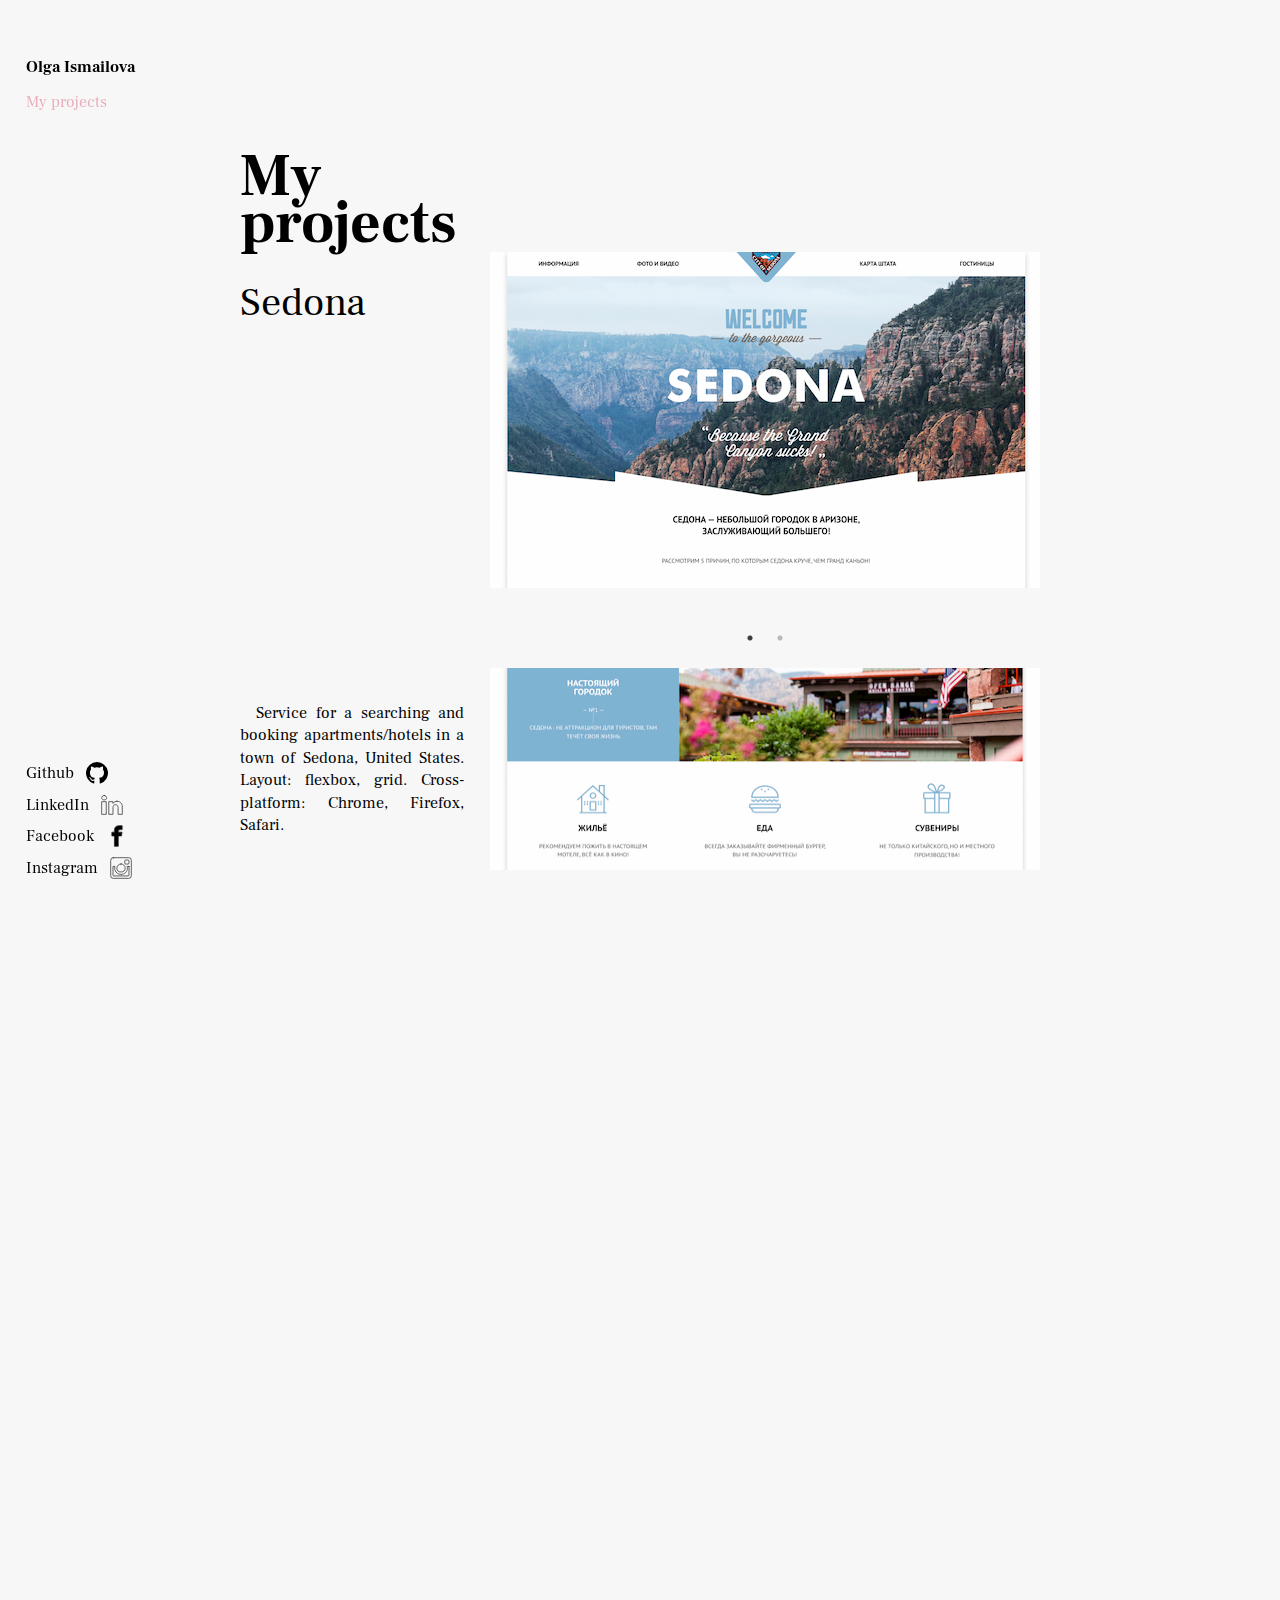
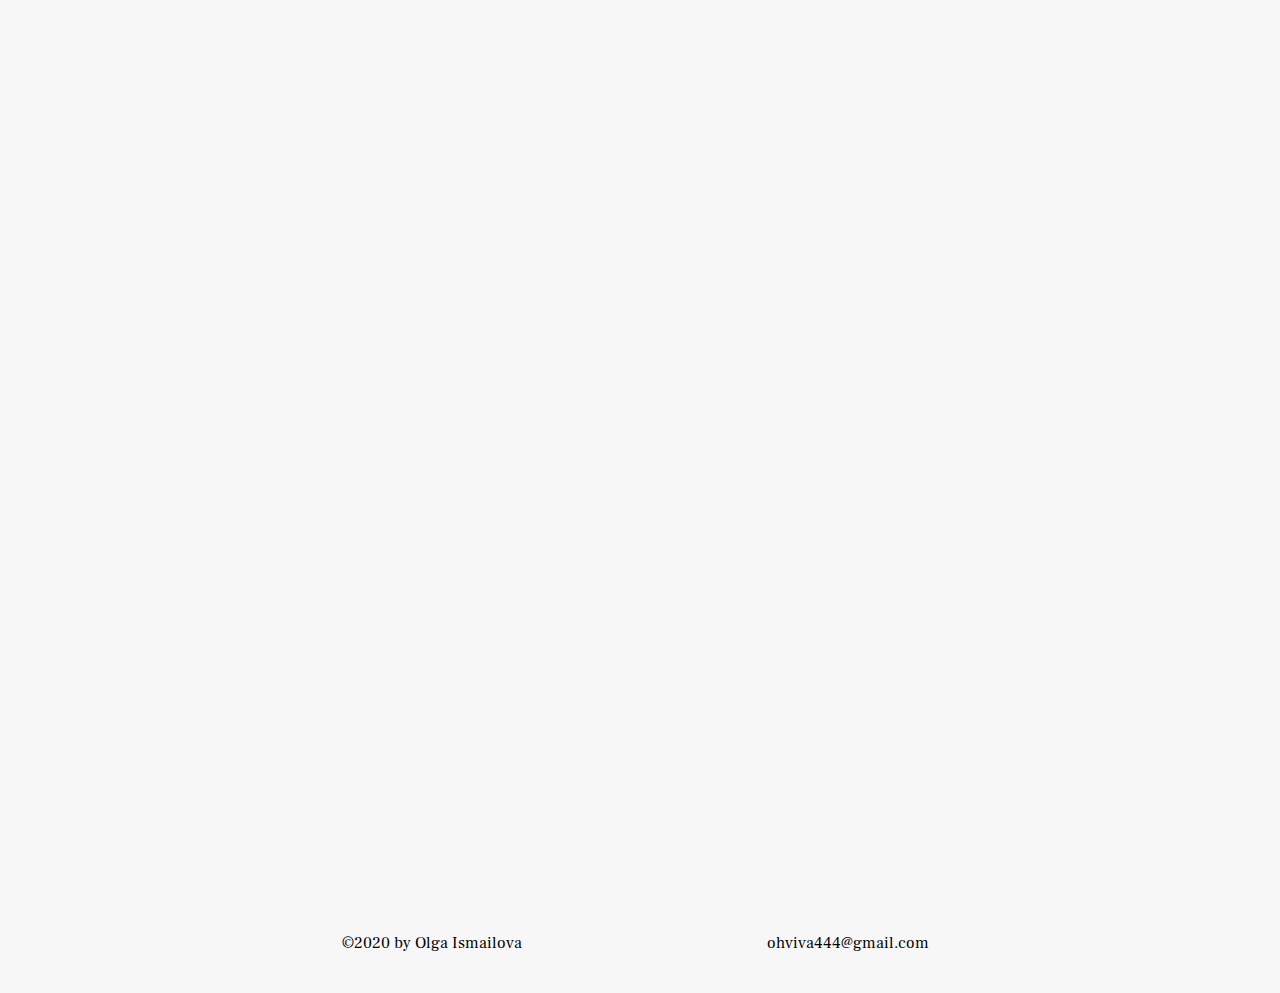
<file: projects.html>
<!DOCTYPE html>
 <html lang="eng">
    <head>
        <meta charset="utf-8">
        <meta name="viewport" content="width=device-width, initial-scale=1.0">
        <title>My projects</title>
        <script src="//code.jquery.com/jquery-1.8.3.js"></script>
        <link rel="stylesheet" type="text/css" href="slick/slick.css"/>
        <link rel="stylesheet" type="text/css" href="slick/slick-theme.css"/>
        <link rel="stylesheet" media="all" href="css/animate.css"> 
        <link href="css/style.min.css" rel="stylesheet">
        <script src="js/wow.min.js"></script>
        <script>new WOW().init();</script>
    </head>
    <body class="page-body">

      <svg style="display: none">

        <symbol id="github" viewBox="0 0 64 64"> 
          <path data-name="layer2" d="M32 0a32.021 32.021 0 0 0-10.1 62.4c1.6.3 2.2-.7 2.2-1.5v-6c-8.9 1.9-10.8-3.8-10.8-3.8-1.5-3.7-3.6-4.7-3.6-4.7-2.9-2 .2-1.9.2-1.9 3.2.2 4.9 3.3 4.9 3.3 2.9 4.9 7.5 3.5 9.3 2.7a6.93 6.93 0 0 1 2-4.3c-7.1-.8-14.6-3.6-14.6-15.8a12.27 12.27 0 0 1 3.3-8.6 11.965 11.965 0 0 1 .3-8.5s2.7-.9 8.8 3.3a30.873 30.873 0 0 1 8-1.1 30.292 30.292 0 0 1 8 1.1c6.1-4.1 8.8-3.3 8.8-3.3a11.965 11.965 0 0 1 .3 8.5 12.1 12.1 0 0 1 3.3 8.6c0 12.3-7.5 15-14.6 15.8a7.746 7.746 0 0 1 2.2 5.9v8.8c0 .9.6 1.8 2.2 1.5A32.021 32.021 0 0 0 32 0z"></path>
          <path data-name="layer1" d="M12.1 45.9c-.1.2-.3.2-.5.1s-.4-.3-.3-.5.3-.2.6-.1c.2.2.3.4.2.5zm1.3 1.5a.589.589 0 0 1-.8-.8.631.631 0 0 1 .7.1.494.494 0 0 1 .1.7zm1.3 1.8a.585.585 0 0 1-.7-.3.6.6 0 0 1 0-.8.585.585 0 0 1 .7.3c.2.3.2.7 0 .8zm1.7 1.8c-.2.2-.5.1-.8-.1-.3-.3-.4-.6-.2-.8a.619.619 0 0 1 .8.1.554.554 0 0 1 .2.8zm2.4 1c-.1.3-.4.4-.8.3s-.6-.4-.5-.7.4-.4.8-.3c.3.2.6.5.5.7zm2.6.2c0 .3-.3.5-.7.5s-.7-.2-.7-.5.3-.5.7-.5c.4.1.7.3.7.5zm2.4-.4q0 .45-.6.6a.691.691 0 0 1-.8-.3q0-.45.6-.6c.5-.1.8.1.8.3z"></path>
        </symbol>  

        <symbol id="linkedin" viewBox="0 0 64 64">
          <path data-name="layer1" fill="none" stroke="#202020" stroke-linecap="round" stroke-miterlimit="10" stroke-width="2" d="M3.078 22.331h12.188v36.844H3.078z" stroke-linejoin="round"></path>
          <path data-name="layer2" d="M46.719 21.112c-5.344 0-8.531 1.969-11.906 6.281v-5.062H22.625v36.844h12.281V39.206c0-4.219 2.156-8.344 7.031-8.344s7.781 4.125 7.781 8.25v20.063H62V38.269c0-14.532-9.844-17.157-15.281-17.157z"
          fill="none" stroke="#202020" stroke-linecap="round" stroke-miterlimit="10" stroke-width="2" stroke-linejoin="round"></path>
          <path data-name="layer1" d="M9.219 4.425C5.188 4.425 2 7.331 2 10.894s3.188 6.469 7.219 6.469 7.219-2.906 7.219-6.469-3.188-6.469-7.219-6.469z"
          fill="none" stroke="#202020" stroke-linecap="round" stroke-miterlimit="10" stroke-width="2" stroke-linejoin="round"></path>
        </symbol>  
        
        <symbol id="facebook" viewBox="0 0 64 64">         
          <path data-name="layer1" d="M39.312 13.437H47V2h-9.094C26.938 2.469 24.688 8.656 24.5 15.125v5.719H17V32h7.5v30h11.25V32h9.281l1.781-11.156H35.75v-3.469a3.714 3.714 0 0 1 3.562-3.938z"  stroke="#202020" stroke-linecap="round" stroke-miterlimit="10" stroke-width="2" stroke-linejoin="round"></path>
        </symbol>  

        <symbol id="instagram" viewBox="0 0 64 64">        
          <path data-name="layer1" d="M9.687 2h44.625A7.49 7.49 0 0 1 62 9.687v44.625A7.49 7.49 0 0 1 54.312 62H9.687A7.49 7.49 0 0 1 2 54.312V9.687A7.49 7.49 0 0 1 9.687 2z" fill="none" stroke="#202020" stroke-linecap="round" stroke-miterlimit="10" stroke-width="2" stroke-linejoin="round"></path>
          <path data-name="layer1" d="M45.687 8.656a2.721 2.721 0 0 0-2.719 2.719v6.469a2.721 2.721 0 0 0 2.719 2.719h6.75a2.721 2.721 0 0 0 2.719-2.719v-6.469a2.721 2.721 0 0 0-2.719-2.719zm9.563 18.75H50a18.523 18.523 0 0 1 .75 5.156c0 9.937-8.344 18.094-18.656 18.094a18.1 18.1 0 0 1-17.906-23.25H8.656v25.313A2.321 2.321 0 0 0 11 55.062h41.812a2.321 2.321 0 0 0 2.344-2.344l.094-25.312z" fill="none" stroke="#202020" stroke-linecap="round" stroke-miterlimit="10" stroke-width="2" stroke-linejoin="round"></path>
          <path data-name="layer1" d="M32.094 20.187A11.927 11.927 0 0 0 20 31.906a11.85 11.85 0 0 0 12.094 11.625 11.927 11.927 0 0 0 12.094-11.719 11.85 11.85 0 0 0-12.094-11.625z" fill="none" stroke="#202020" stroke-linecap="round" stroke-miterlimit="10" stroke-width="2" stroke-linejoin="round"></path>
        </symbol>  
      </svg>  

      <header class="header">
        <nav class="main-nav main-nav-closed">
          <div class="main-nav__toggle" id="menuToggle">
            <input class="main-nav__input" type="checkbox"/>
            <span class="main-nav__toggle main-nav__toggle--item" id="span1"></span>
            <span class="main-nav__toggle main-nav__toggle--item" id="span2"></span>
            <span class="main-nav__toggle main-nav__toggle--item" id="span3"></span>
          </div>
        <div class="main-nav__wrapper">
          <ul class="main-nav__list">
            <li class="main-nav__item middle">
              <a class="main-nav__link" href="index.html" tabindex="0"> 
                Olga Ismailova
              </a>
            </li>
            <li class="main-nav__item middle">
             <a class="main-nav__link main-nav__link--active" href="projects.html" tabindex="0">
              My projects
             </a>
            </li>
          </ul>
        </div>
        </nav>
      </header>
      <main>
        <h1 class="visually-hidden">Portfolio</h1>
        <section class="sedona">
        <div class="sedona__text"> 
          <div class="sedona__wrap">  
            <h2 class="sedona__heading">My projects</h2>
              <a class="sedona__link fadeInRight wow" href="https://github.com/Ismailova4/1394731-sedona-28" tabindex="0">
                Sedona
              </a>  
          </div>                
              <div class="single-item fadeInRight wow">   
                <div class="sedona__image">
                 <picture>
                   <source media="(min-width: 1200px)" srcset="img/sedona-index@1xdesktop.jpg">
                   <img class="sedona__pic sedona__pic--one" src="img/sedona-index@1xmobile.jpg" width="330" height="202" alt="Sedona">
                 </picture> 
                </div> 
                <div class="sedona__image">
                  <picture>
                    <source media="(min-width: 1200px)" srcset="img/sedona-modal@1xdesktop.jpg">
                    <img class="sedona__pic sedona__pic--modal" src="img/sedona-modal@1xmobile.jpg" width="330" height="202" alt="Sedona">
                  </picture> 
                </div> 
              </div>         
        </div>  
          <div class="sedona__wrapper fadeInRight wow">
            <div class="multiple-items">
            <div class="sedona__image">
              <picture>
                <source media="(min-width: 1200px)" srcset="img/sedona-features@1xdesktop.jpg">
                <img class="sedona__pic sedona__pic--two" src="img/sedona-features@1xmobile.jpg" width="330" height="133" alt="Sedona">
              </picture>
            </div>  
            <div class="sedona__image">
              <picture>
                <source media="(min-width: 1200px)" srcset="img/sedona-adv@1xdesktop.jpg">
                <img class="sedona__pic sedona__pic--two" src="img/sedona-adv@1x mobile.jpg" width="330" height="133" alt="Sedona">
              </picture>
            </div> 
            </div>
            <p class="sedona__content fadeInRight wow">
              Service for a searching and booking apartments/hotels in a town of Sedona, United States.
              Layout: flexbox, grid.
              Cross-platform:  Chrome, Firefox, Safari.
            </p> 
            <a class="sedona__image fadeInRight wow">
              <picture>
                <source media="(min-width: 1200px)" srcset="img/sedona-hotels@1xdesktop.jpg">
                <img class="sedona__pic sedona__pic--three" src="img/sedona-hotels@1xmobile.jpg" width="330" height="241" alt="Sedona">
              </picture>
            </a>   
          </div>  
        </section>  
        <section class="pink">
          <h2 class="visually-hidden">Pink</h2>
          <div class="pink__wrap fadeInRight wow">
          <a class="pink__link fadeInRight wow" href="https://github.com/Ismailova4/1394731-pink-20">
            Pink
          </a>
          <p class="pink__content fadeInRight wow">
            An app for sharing photos from exotic trips. Methodology: BEM. Automation: Gulp. Adaptive layout: mobile, tablet and desktop versions. Preprocessor - Sass. Adaptive graphic, retinization, using of svg-sprites.
          </p>
          <a class="pink__image fadeInRight wow">
            <picture>
              <source media="(min-width: 1200px)" srcset="img/pink-index@1xdesktop.jpg">
              <img class="pink__pic pink__pic--one" src="img/pink-index@1xmobile.jpg" width="330" height="234" alt="Pink desktop version">
            </picture>
          </a>
          <a class="pink__image fadeInRight wow">
            <img class="pink__pic pink__pic--two" src="img/pink-tablet-index@1xdesktop.jpg" width="300" height="331" alt="Pink tablet version">
          </a> 
          <a class="pink__image fadeInRight wow">
            <img class="pink__pic pink__pic--three" src="img/pink-mobile-index@1xdesktop.jpg" width="220" height="318" alt="Pink mobile version">
          </a> 
          </div>
          <div class="gallery fadeInRight wow">
            <div class="gallery__pic gallery__pic--one"></div>
            <div class="gallery__pic gallery__pic--two"></div>
            <div class="gallery__pic gallery__pic--three"></div>
            <div class="gallery__pic gallery__pic--four"></div>           
          </div>  
        </section>          
      </main>
      <footer class="footer">
        <ul class="social">
          <li class="social__item">
            <a class="social__link" href="https://github.com/Ismailova4" tabindex="0">
              <p class="social__content">Github</p>
              <svg class="social__svg social__svg--github" xmlns="http://www.w3.org/2000/svg" viewBox="0 0 64 64" width="22" height="22" aria-labelledby="title" aria-describedby="desc" role="img" xmlns:xlink="http://www.w3.org/1999/xlink">
                <use xlink:href="#github"></use>
              </svg>
            </a>
          </li>
          <li class="social__item">
            <a class="social__link" href="" tabindex="0">
              <p class="social__content">LinkedIn</p>
              <svg class="social__svg social__svg--linkedin" xmlns="http://www.w3.org/2000/svg" viewBox="0 0 64 64" width="22" height="22" aria-labelledby="title" aria-describedby="desc" role="img" xmlns:xlink="http://www.w3.org/1999/xlink">
                <use xlink:href="#linkedin"></use>
              </svg>
            </a>
          </li>
          <li class="social__item">
            <a class="social__link" href="https://www.facebook.com/olya.ismailova.1">
              <p class="social__content">Facebook</p>
              <svg class="social__svg social__svg--facebook" xmlns="http://www.w3.org/2000/svg" viewBox="0 0 64 64" width="22" height="22" aria-labelledby="title" aria-describedby="desc" role="img" xmlns:xlink="http://www.w3.org/1999/xlink">
                <use xlink:href="#facebook"></use>
              </svg>
            </a>
          </li>
          <li class="social__item">
            <a class="social__link" href="https://www.instagram.com/olga_ismaillova/" tabindex="0">
              <p class="social__content">Instagram</p>
              <svg class="social__svg social__svg--instagram" xmlns="http://www.w3.org/2000/svg" viewBox="0 0 64 64" width="22" height="22" aria-labelledby="title" aria-describedby="desc" role="img" xmlns:xlink="http://www.w3.org/1999/xlink">
                <use xlink:href="#instagram"></use>
              </svg>
            </a>
          </li>
        </ul>
        <p class="copyright">
          ©2020 by Olga Ismailova
        </p>
        <div class="contacts">
          <a class="contacts__item" href="mailto:ohviva444@gmail.com">ohviva444@gmail.com</a>
        </div>
      </footer>
      </footer>       
      <script type="text/javascript" src="slick/slick.min.js"></script> 
      <script src="js/wow.min.js"></script>
      <script src="js/slider.js"></script>
      <script src="js/main-nav.js"></script>
    </body>
 </html>
</file>
<file: css/style.min.css>
.page-body{font-family:"Frank Ruhl Libre",Helvetica,serif;font-size:16px;font-weight:400;display:grid;grid-template-rows:min-content 1fr min-content;line-height:30px;color:#000;background-color:#f7f7f7;margin:0}.container{margin:0 auto}.visually-hidden{position:absolute;clip:rect(0 0 0 0);width:1px;height:1px;margin:-1px}@font-face{font-family:"Frank Ruhl Libre";font-style:normal;font-weight:300;font-display:swap;src:url(../../fonts/frank-ruhl-libre-v6-latin-300.woff2) format("woff2"),url(../../fonts/frank-ruhl-libre-v6-latin-300.woff) format("woff")}@font-face{font-family:"Frank Ruhl Libre";font-style:normal;font-weight:400;font-display:swap;src:url(../../fonts/frank-ruhl-libre-v6-latin-regular.woff2) format("woff2"),url(../../fonts/frank-ruhl-libre-v6-latin-regular.woff) format("woff")}@font-face{font-family:"Frank Ruhl Libre";font-style:normal;font-weight:700;font-display:swap;src:url(../../fonts/frank-ruhl-libre-v6-latin-700.woff2) format("woff2"),url(../../fonts/frank-ruhl-libre-v6-latin-700.woff) format("woff")}.contacts{display:flex;justify-content:center}@media (min-width:1200px){.contacts{flex-basis:50%}}.contacts__item{font-family:"Frank Ruhl Libre",Helvetica,serif;font-size:16px;display:block;cursor:pointer;border:none;color:#000;text-decoration:none}.contacts__item:hover{color:#cb042e;outline:0}.contacts__item:active{color:rgba(203,4,46,.3);outline:0}.copyright{display:flex;justify-content:center;margin:0;flex-basis:30%}@media (min-width:1200px){.copyright{flex-basis:50%}}.footer{display:flex;flex-direction:column;justify-content:space-around;align-items:center;min-height:250px}@media (min-width:1200px){.footer{flex-direction:row;justify-content:space-around;min-height:100px;min-width:65%;max-width:800px;margin:0 auto}}.header{display:flex;justify-content:flex-end;width:100%;margin:0 auto;height:100px}@media (min-width:1200px){.header{position:fixed;justify-content:flex-start;margin-top:5vh;margin-left:2vw}}.introduction{display:flex;flex-direction:column;justify-content:space-between;width:88%;margin:0 auto;max-width:840px}@media (min-width:320px){.introduction{min-height:550px}}@media (min-width:1200px){.introduction{flex-direction:row;justify-content:center;margin-top:0;width:70%;min-height:700px}}.introduction__wrapper{display:flex;flex-direction:column;justify-content:space-between}@media (min-width:320px){.introduction__wrapper{min-height:110px;order:0;margin-bottom:2vh}}@media (min-width:1200px){.introduction__wrapper{position:relative;z-index:2;top:350px;right:-30px;min-height:200px;height:200px}}.introduction__image{display:flex;justify-content:center}@media (min-width:320px){.introduction__image{order:1}}@media (min-width:1200px){.introduction__image{margin-top:16vh;order:0}}.introduction__pic{display:block;position:relative;margin:0 auto;width:330px}@media (min-width:1200px){.introduction__pic{width:410px;height:533px}}.introduction__heading{font-size:4.1em;line-height:1em;margin:0}@media (min-width:1200px){.introduction__heading{font-size:5.1em}}.introduction__link{color:#000;text-decoration:none;cursor:pointer}@media (min-width:1200px){.introduction__link{display:block;width:140px;text-align:center;font-weight:400}}.introduction__link:hover{outline-style:none;outline-width:0;outline-color:none;color:#cb042e}.introduction__link:focus{outline-style:none;outline-width:0;outline-color:none}.introduction__link:active{outline-style:none;outline-width:0;outline-color:none;color:rgba(203,4,46,.3)}.introduction__content{font-size:1.8em;padding-bottom:1vh;margin:0}@media (min-width:1200px){.introduction__content{padding-top:1vh;padding-bottom:1vh;font-size:2em}}.left .introduction__link{text-decoration:none;font-size:1em;position:relative;transition:all .6s}.left .introduction__link:before{content:"";width:0;height:.07em;position:absolute;bottom:0;left:0;background:#000;transition:all .3s}.left .introduction__link:hover:before{width:100%;left:0;background:#cb042e}.main-nav{display:flex;justify-content:flex-end;width:100%;margin:1.5vh auto}@media (min-width:1200px){.main-nav{justify-content:flex-start}}.main-nav__list{display:flex;flex-direction:column;justify-content:space-between;min-height:60px;list-style:none;margin:0;padding:0}@media (min-width:320px){.main-nav__list{font-size:1em;line-height:1em}}@media (min-width:1200px){.main-nav__list{font-size:1em;line-height:1em}}.main-nav__link{display:block;font-size:1.5em;line-height:1.5em;color:#000;text-decoration:none;text-align:center;cursor:pointer;height:40px;width:80%}@media (min-width:1200px){.main-nav__link{height:25px;font-size:1em;line-height:1em;text-align:left;width:100%}}.main-nav__link--active{color:rgba(203,4,46,.3)}.main-nav__link:hover{color:#cb042e}.main-nav__link:focus{outline-style:none;outline-width:0;outline-color:none}.main-nav__link:active{outline-style:none;outline-width:0;outline-color:none;color:rgba(203,4,46,.3)}.main-nav-closed .main-nav__item{display:none}@media (min-width:1200px){.main-nav-closed .main-nav__item{display:block}}.main-nav__item:first-child .main-nav__item{display:block}.main-nav__item:first-child .main-nav__link{font-weight:700}@media (min-width:1200px){.main-nav__item:last-child{width:75%}}.main-nav-opened .main-nav__list{display:block;position:absolute;z-index:2;top:0;right:0;min-height:70%;width:calc(100% - 20vw);font-size:1.2em;line-height:1.2em;padding-left:5vw;padding-top:10vh;background-color:#dad5da;transition:all .3s ease-in-out}@media (min-width:1200px){.main-nav-opened .main-nav__list{background-color:#f7f7f7}}.main-nav__toggle{position:relative;width:100%;height:60px;display:flex;flex-direction:column;justify-content:center;align-items:flex-end;margin-right:2vw}@media (min-width:1200px){.main-nav__toggle{display:none}}.main-nav__toggle input{display:flex;width:100%;height:60px;position:absolute;cursor:pointer;opacity:0;z-index:10}.main-nav__toggle span{width:50px;height:6px;margin-bottom:10px;z-index:11;background:#000;border-radius:4px;-webkit-transition:all .5s cubic-bezier(.08,.81,.87,.71);-moz-transition:all .5s cubic-bezier(.08,.81,.87,.71);-ms-transition:all .5s cubic-bezier(.08,.81,.87,.71);-o-transition:all .5s cubic-bezier(.08,.81,.87,.71);transition:all .5s cubic-bezier(.08,.81,.87,.71)}#span1{transform-origin:4px 0}#span3{transform-origin:bottom right}.main-nav__toggle input:checked~#span1{background-color:#000;transform:rotate(45deg) translate(8px)}.main-nav__toggle input:checked~#span2{background-color:#000;transform:rotate(495deg) translate(4px)}.main-nav__toggle input:checked~#span3{background-color:#000;transform:rotate(45deg);opacity:0}.shadow{box-shadow:0 0 0 9999px rgba(0,0,0,.3)}.middle .main-nav__link{text-decoration:none;font-size:1em;position:relative;transition:all .6s}.middle .main-nav__link:before{content:"";width:0;height:.1em;position:absolute;bottom:0;left:50%;background:#000;transition:all .3s}.middle .main-nav__link:hover:before{width:100%;left:0;background:#cb042e}.social{font-size:1em;line-height:1em;font-weight:400;display:flex;justify-content:space-between;align-items:center;margin:0;padding:0;list-style:none;min-height:50px;width:8em}@media (min-width:1200px){.social{flex-direction:column;justify-content:space-between;position:fixed;width:7em;bottom:2vh;left:2vw;min-height:120px}}.social__link{display:flex;justify-content:space-between;align-items:center;text-decoration:none;color:#000}@media (min-width:1200px){.social__link{justify-content:flex-start}}.social__link:hover{outline-style:none;outline-width:0;outline-color:none;color:#cb042e}.social__link:focus{outline-style:none;outline-width:0;outline-color:none}.social__link:active{outline-style:none;outline-width:0;outline-color:none;color:rgba(203,4,46,.3)}.social__item{height:25px;width:100%}.social__content{margin:0}@media (min-width:320px){.social__content{display:none}}@media (min-width:1200px){.social__content{display:block}}.social__svg{width:22px;height:22px}@media (min-width:1200px){.social__svg{margin-left:1vw}}.social__svg:hover{fill:#cb042e;stroke:#cb042e}.sedona{display:flex;flex-direction:column;justify-content:space-between;align-items:center;width:100%}@media (min-width:1200px){.sedona{width:65%;max-width:800px;margin:0 auto}}.sedona__wrap{text-align:center}@media (min-width:1200px){.sedona__wrap{align-self:flex-start;text-align:justify;min-height:140px}}@media (min-width:1200px){.sedona__text{display:flex;justify-content:space-between;margin-top:17vh;width:100%;min-height:500px}}.sedona__wrapper{display:flex;flex-direction:column;justify-content:space-around;align-items:center;min-height:600px;width:100%}@media (min-width:1200px){.sedona__wrapper{width:100%;min-height:700px;justify-content:space-between;flex-direction:row;flex-wrap:wrap}}.sedona__image{cursor:pointer}@media (min-width:1200px){.sedona__pic--three{margin-right:20vw;margin-top:4vh}}.sedona__pic{display:block;outline:0}.sedona__pic:active{outline-style:none;outline-width:0;outline-color:none}.sedona__pic:focus{outline-style:none;outline-width:0;outline-color:none}.sedona__pic--one{margin-top:2vh}@media (min-width:1200px){.sedona__pic--one{width:550px;height:336px;margin-top:11vh}}.sedona__pic--modal{margin-top:2vh}@media (min-width:1200px){.sedona__pic--modal{width:550px;height:336px;margin-top:11vh}}@media (min-width:1200px){.sedona__pic--two{width:550px;height:202px}}@media (min-width:1200px){.sedona__pic--three{width:550px;height:401px;transition:1s}}.sedona__pic--three:hover{transform:scale(1.1)}.sedona__heading{font-size:2.5em;padding-bottom:.5em;margin:0}@media (min-width:1200px){.sedona__heading{font-size:3.7em;line-height:.8em;min-height:100px}}.sedona__link{font-size:2em;line-height:1.5em;text-decoration:none;color:#000;cursor:pointer;margin-bottom:.7em}@media (min-width:1200px){.sedona__link{font-size:2.5em;line-height:1em}}.sedona__link:hover{color:#cb042e}.sedona__link:active{outline-style:none;outline-width:0;outline-color:none;color:rgba(203,4,46,.3)}.sedona__link:focus{outline-style:none;outline-width:0;outline-color:none}.sedona__content{font-size:1em;line-height:1.4em;text-align:justify;text-indent:1em;margin:0;width:80%;max-width:330px}@media (min-width:1200px){.sedona__content{width:calc(100% - 550px);flex-basis:28%;order:0}}@media (min-width:1200px){.sedona__image:first-child{order:1}}@media (min-width:1200px){.sedona__image:last-child{order:2}}.single-item{width:330px}@media (min-width:1200px){.single-item{width:550px}}.multiple-items{width:330px}@media (min-width:1200px){.multiple-items{order:1;width:550px}}.pink{display:flex;flex-direction:column;justify-content:space-between;align-items:center;width:100%}@media (min-width:1200px){.pink{width:65%;max-width:800px;margin:5vh auto;min-height:1050px}}.pink__link{font-size:2em;line-height:1.5em;text-decoration:none;color:#000;cursor:pointer;align-self:center}@media (min-width:1200px){.pink__link{align-self:flex-start;font-size:2.5em;line-height:1em;margin-top:1em}}.pink__link:hover{color:#cb042e}.pink__link:active{outline-style:none;outline-width:0;outline-color:none;color:rgba(203,4,46,.3)}.pink__link:focus{outline-style:none;outline-width:0;outline-color:none}.pink__content{margin:0;text-align:justify;text-indent:1em;font-size:1em;line-height:1.4em;width:80%;max-width:330px}@media (min-width:1200px){.pink__content{order:4;margin-right:8vw}}.pink__wrap{display:flex;flex-direction:column;justify-content:space-between;align-items:center;position:relative;min-height:460px;width:100%}@media (min-width:1200px){.pink__wrap{flex-direction:row;flex-wrap:wrap;min-height:700px}}@media (min-width:1200px){.pink__image{display:block;position:relative;cursor:pointer}}.pink__image:first-child{z-index:1;top:0}.pink__image:last-child{left:0;z-index:3}.pink__pic{display:block}@media (min-width:1200px){.pink__pic{position:relative;transition:1s}}.pink__pic:hover{transform:scale(1.1)}@media (min-width:1200px){.pink__pic--one{z-index:1;width:550px;height:390px;margin-top:3vh}}.pink__image:nth-child(2n+2){position:absolute;z-index:2;top:15.5%;right:60%}@media (min-width:1200px){.pink__pic--three{z-index:3;top:auto}}@media (min-width:320px){.pink__pic--three,.pink__pic--two{display:none}}@media (min-width:1200px){.pink__pic--three,.pink__pic--two{display:block}}.gallery{display:none}@media (min-width:1200px){.gallery{display:flex;overflow:hidden}}.gallery__pic{height:241px;width:200px;flex-basis:25%;transition:flex .3s ease;margin:1px}.gallery__pic:hover{cursor:pointer;flex:.1 .1 250px;background-size:100% 100%}.gallery__pic--one{background:url(../../img/pink-tablet@1xdesktop.jpg) 0 0 no-repeat}.gallery__pic--two{background:url(../../img/pink-tablet-form@1xdesktop.jpg) 0 0 no-repeat}.gallery__pic--three{background:url(../../img/pink-gallery@1xdesktop.jpg) 0 0 no-repeat}.gallery__pic--four{background:url(../../img/pink-editor@1xdesktop.jpg) 0 0 no-repeat}.description{display:flex;justify-content:flex-end;align-items:center}@media (min-width:1200px){.description{min-width:70%;max-width:840px;margin:0 auto}}.description__text{display:flex;flex-direction:column;justify-content:center;font-size:1em;line-height:1.5em;margin:5vh auto 0;text-align:justify;text-indent:1.5em;min-height:250px;width:90%}@media (min-width:1200px){.description__text{flex-direction:row;max-width:840px;min-height:150px}}.box{display:none}@media (min-width:1200px){.box{display:flex;justify-content:flex-start;max-width:840px;margin:0 auto}}.box__item{width:60px;height:60px;border:5px solid #cb042e;border-radius:10px}.skills{display:flex;flex-direction:column;justify-content:space-between;align-items:center}@media (min-width:1200px){.skills{max-width:840px;width:70%;margin:0 auto}}.skills__wrapper{width:100%}@media (min-width:1200px){.skills__wrapper{display:flex;flex-direction:row;justify-content:flex-start}}.skills__wrap{display:flex;flex-direction:column;justify-content:center;margin-left:6%}@media (min-width:1200px){.skills__wrap{margin-left:160px}}.skills__list{display:flex;flex-direction:column;justify-content:space-between;padding:0;list-style:none}.skills__heading{font-size:2em;margin:0}
</file>
